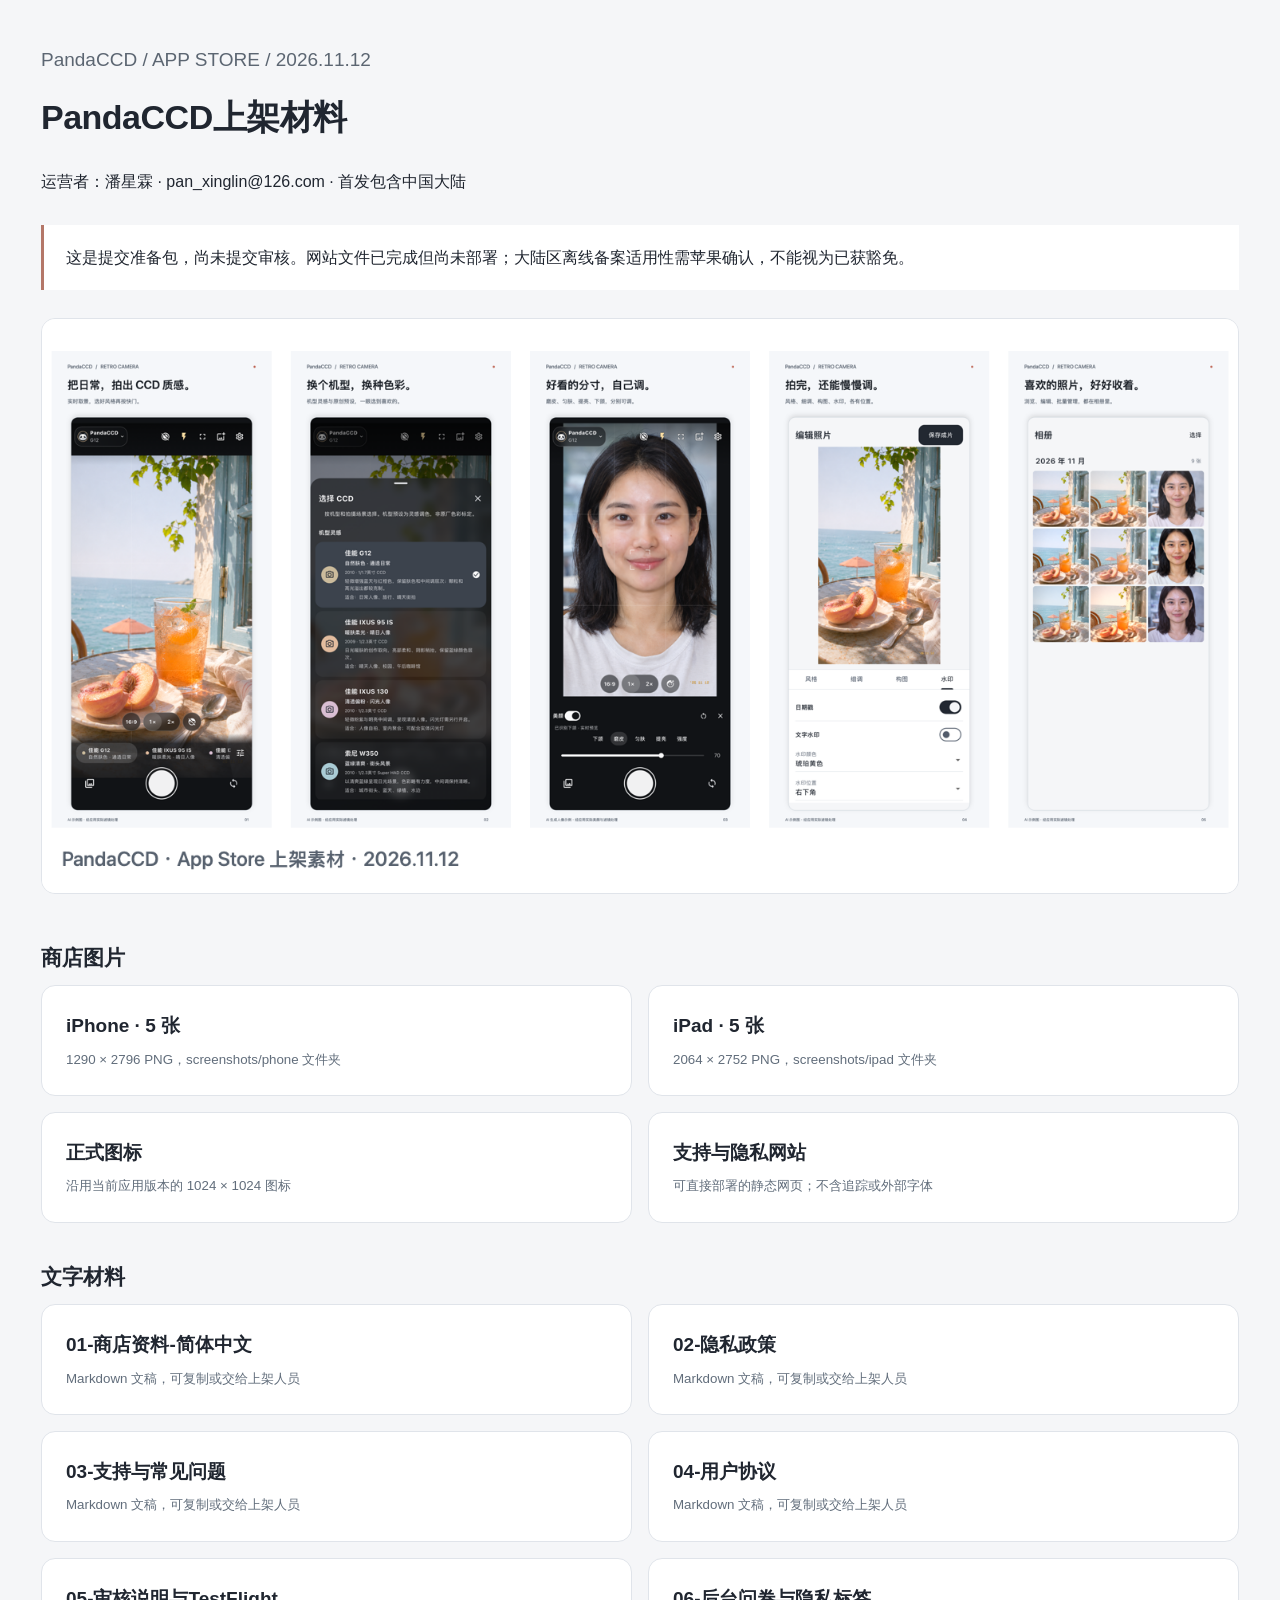
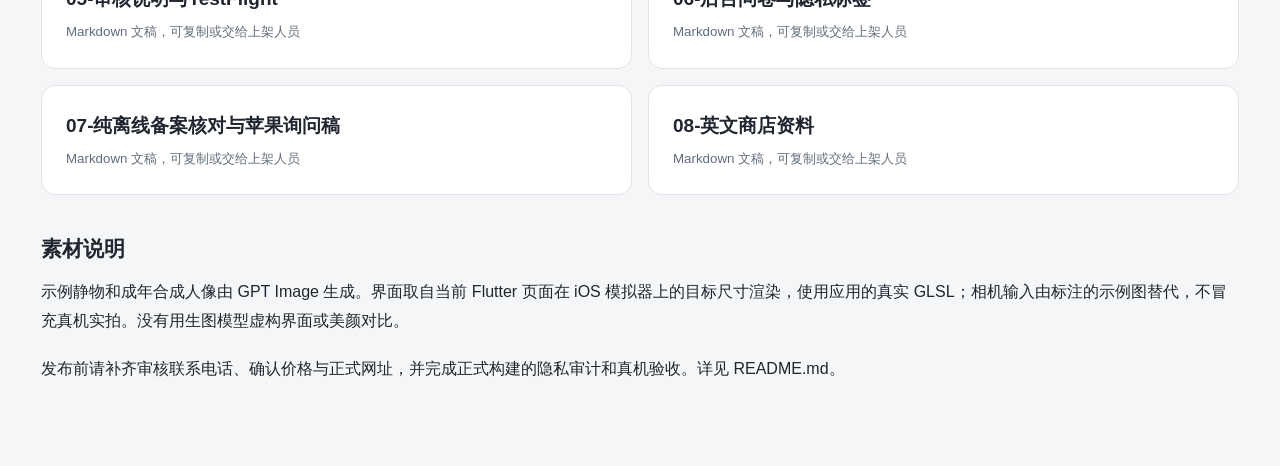
<file: app-store/2026-11-12/index.html>
<!doctype html><html lang="zh-CN"><meta charset="utf-8"><meta name="viewport" content="width=device-width, initial-scale=1"><title>PandaCCD · 上架材料</title><link rel="stylesheet" href="site.css"><main class="wide"><p class="lead">PandaCCD / APP STORE / 2026.11.12</p><h1>PandaCCD上架材料</h1><p>运营者：潘星霖 · pan_xinglin@126.com · 首发包含中国大陆</p><div class="notice">这是提交准备包，尚未提交审核。网站文件已完成但尚未部署；大陆区离线备案适用性需苹果确认，不能视为已获豁免。</div><img class="overview" src="images/store-overview.png" alt="五张iPhone商店截图预览"><h2>商店图片</h2><div class="grid"><a class="tile" href="screenshots/phone/01-camera.png"><b>iPhone · 5 张</b><small>1290 × 2796 PNG，screenshots/phone 文件夹</small></a><a class="tile" href="screenshots/ipad/01-camera.png"><b>iPad · 5 张</b><small>2064 × 2752 PNG，screenshots/ipad 文件夹</small></a><a class="tile" href="images/app-icon-1024.png"><b>正式图标</b><small>沿用当前应用版本的 1024 × 1024 图标</small></a><a class="tile" href="website/index.html"><b>支持与隐私网站</b><small>可直接部署的静态网页；不含追踪或外部字体</small></a></div><h2>文字材料</h2><div class="grid"><a class="tile" href="text/01-商店资料-简体中文.md"><b>01-商店资料-简体中文</b><small>Markdown 文稿，可复制或交给上架人员</small></a><a class="tile" href="text/02-隐私政策.md"><b>02-隐私政策</b><small>Markdown 文稿，可复制或交给上架人员</small></a><a class="tile" href="text/03-支持与常见问题.md"><b>03-支持与常见问题</b><small>Markdown 文稿，可复制或交给上架人员</small></a><a class="tile" href="text/04-用户协议.md"><b>04-用户协议</b><small>Markdown 文稿，可复制或交给上架人员</small></a><a class="tile" href="text/05-审核说明与TestFlight.md"><b>05-审核说明与TestFlight</b><small>Markdown 文稿，可复制或交给上架人员</small></a><a class="tile" href="text/06-后台问卷与隐私标签.md"><b>06-后台问卷与隐私标签</b><small>Markdown 文稿，可复制或交给上架人员</small></a><a class="tile" href="text/07-纯离线备案核对与苹果询问稿.md"><b>07-纯离线备案核对与苹果询问稿</b><small>Markdown 文稿，可复制或交给上架人员</small></a><a class="tile" href="text/08-英文商店资料.md"><b>08-英文商店资料</b><small>Markdown 文稿，可复制或交给上架人员</small></a></div><h2>素材说明</h2><p>示例静物和成年合成人像由 GPT Image 生成。界面取自当前 Flutter 页面在 iOS 模拟器上的目标尺寸渲染，使用应用的真实 GLSL；相机输入由标注的示例图替代，不冒充真机实拍。没有用生图模型虚构界面或美颜对比。</p><p>发布前请补齐审核联系电话、确认价格与正式网址，并完成正式构建的隐私审计和真机验收。详见 README.md。</p></main></html>
</file>
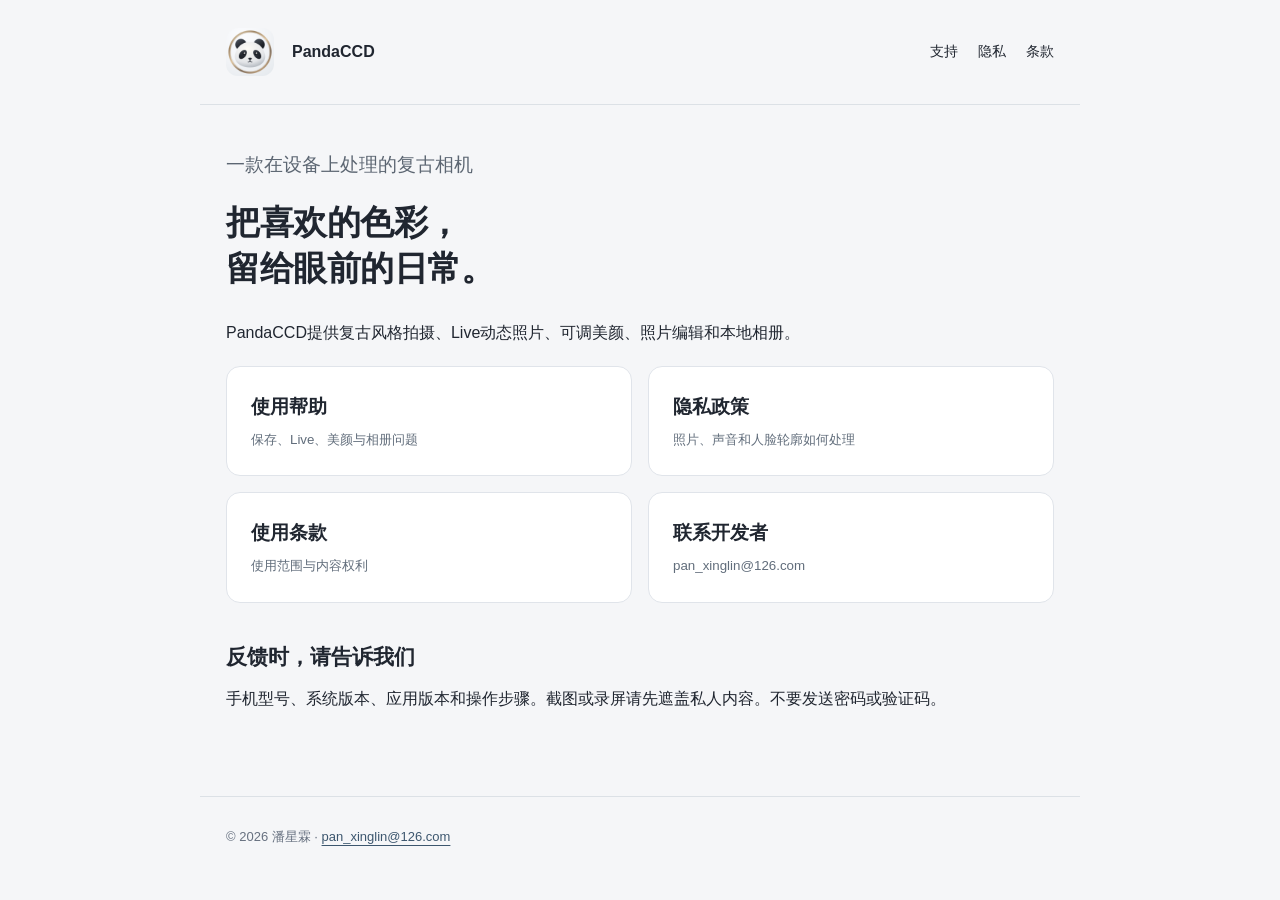
<file: app-store/2026-11-12/website/index.html>
<!doctype html><html lang="zh-CN"><meta charset="utf-8"><meta name="viewport" content="width=device-width, initial-scale=1"><title>支持与隐私 · PandaCCD</title><link rel="stylesheet" href="site.css"><header><img src="icon.png" alt="PandaCCD"><a href="index.html"><b>PandaCCD</b></a><nav><a href="support.html">支持</a><a href="privacy.html">隐私</a><a href="terms.html">条款</a></nav></header><main><p class="lead">一款在设备上处理的复古相机</p><h1>把喜欢的色彩，<br>留给眼前的日常。</h1><p>PandaCCD提供复古风格拍摄、Live动态照片、可调美颜、照片编辑和本地相册。</p><div class="grid"><a class="tile" href="support.html"><b>使用帮助</b><small>保存、Live、美颜与相册问题</small></a><a class="tile" href="privacy.html"><b>隐私政策</b><small>照片、声音和人脸轮廓如何处理</small></a><a class="tile" href="terms.html"><b>使用条款</b><small>使用范围与内容权利</small></a><a class="tile" href="mailto:pan_xinglin@126.com"><b>联系开发者</b><small>pan_xinglin@126.com</small></a></div><h2>反馈时，请告诉我们</h2><p>手机型号、系统版本、应用版本和操作步骤。截图或录屏请先遮盖私人内容。不要发送密码或验证码。</p></main><footer>© 2026 潘星霖 · <a href="mailto:pan_xinglin@126.com">pan_xinglin@126.com</a></footer></html>
</file>
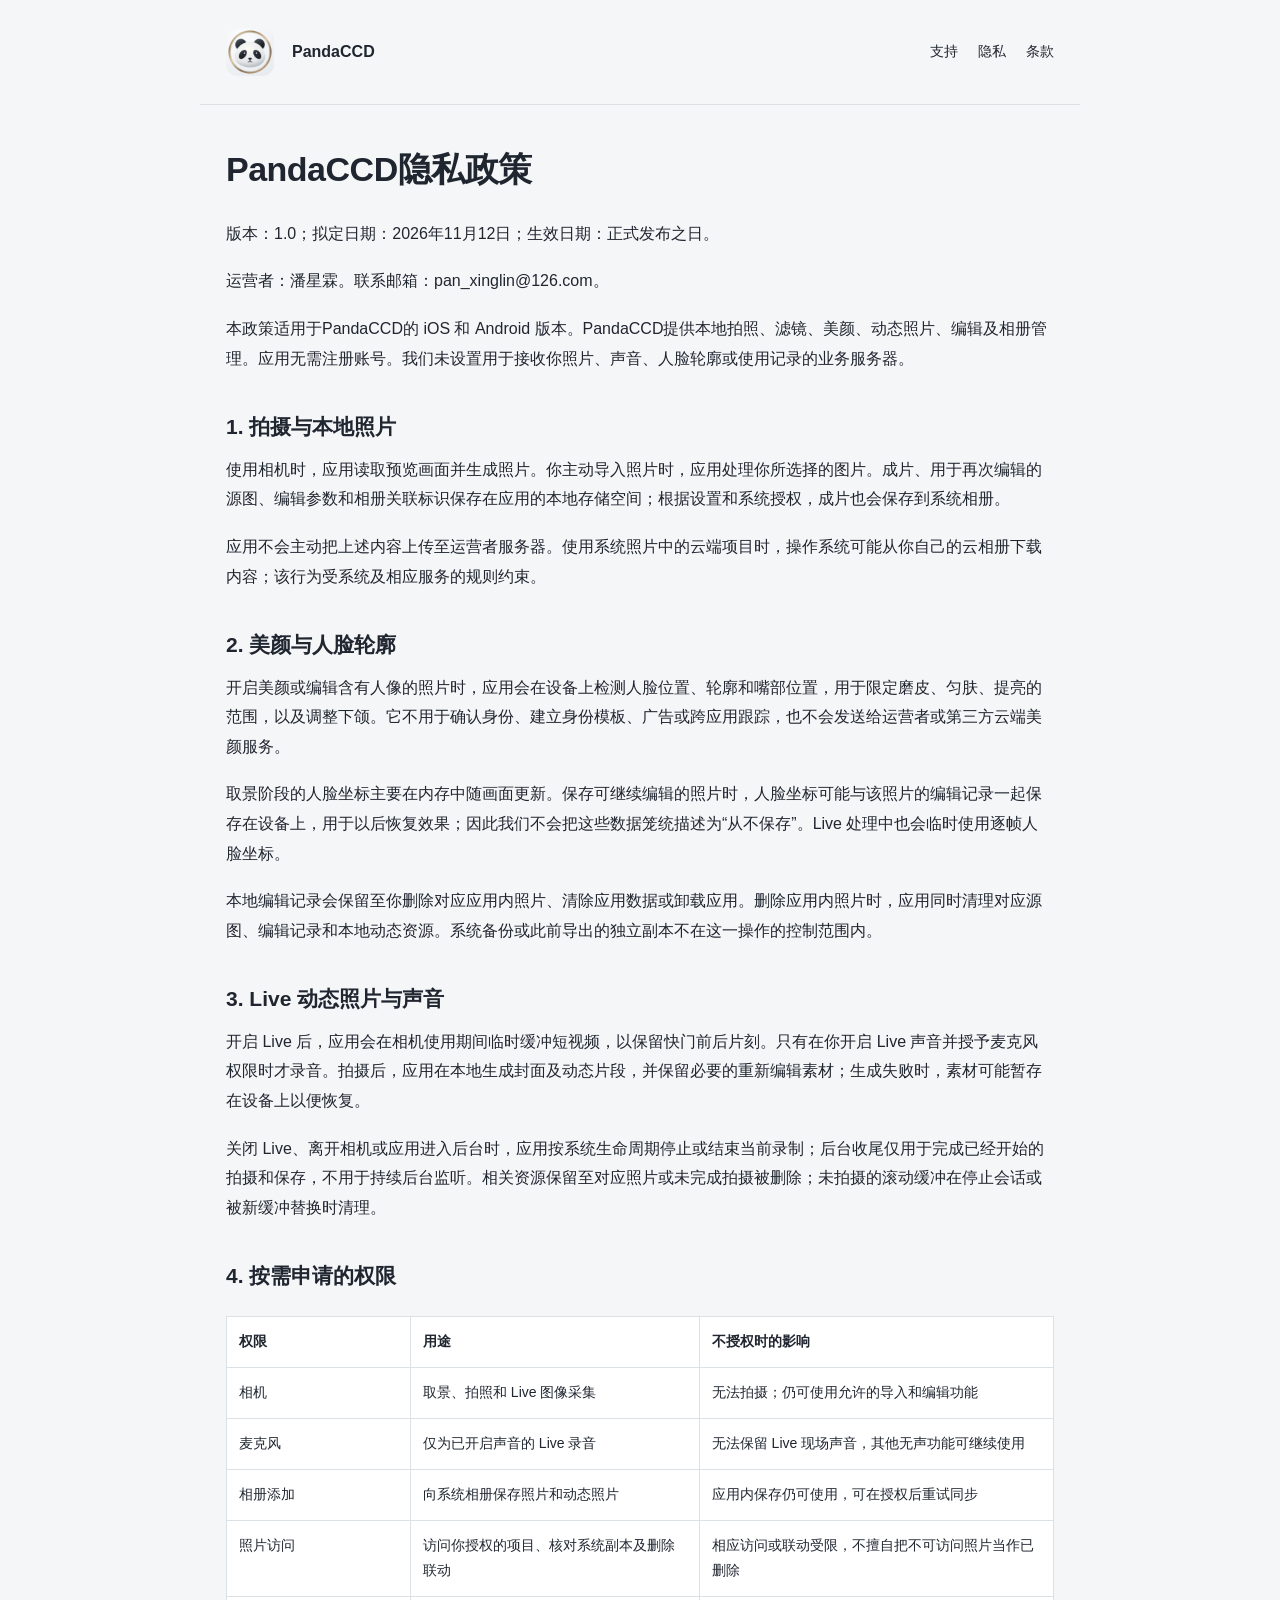
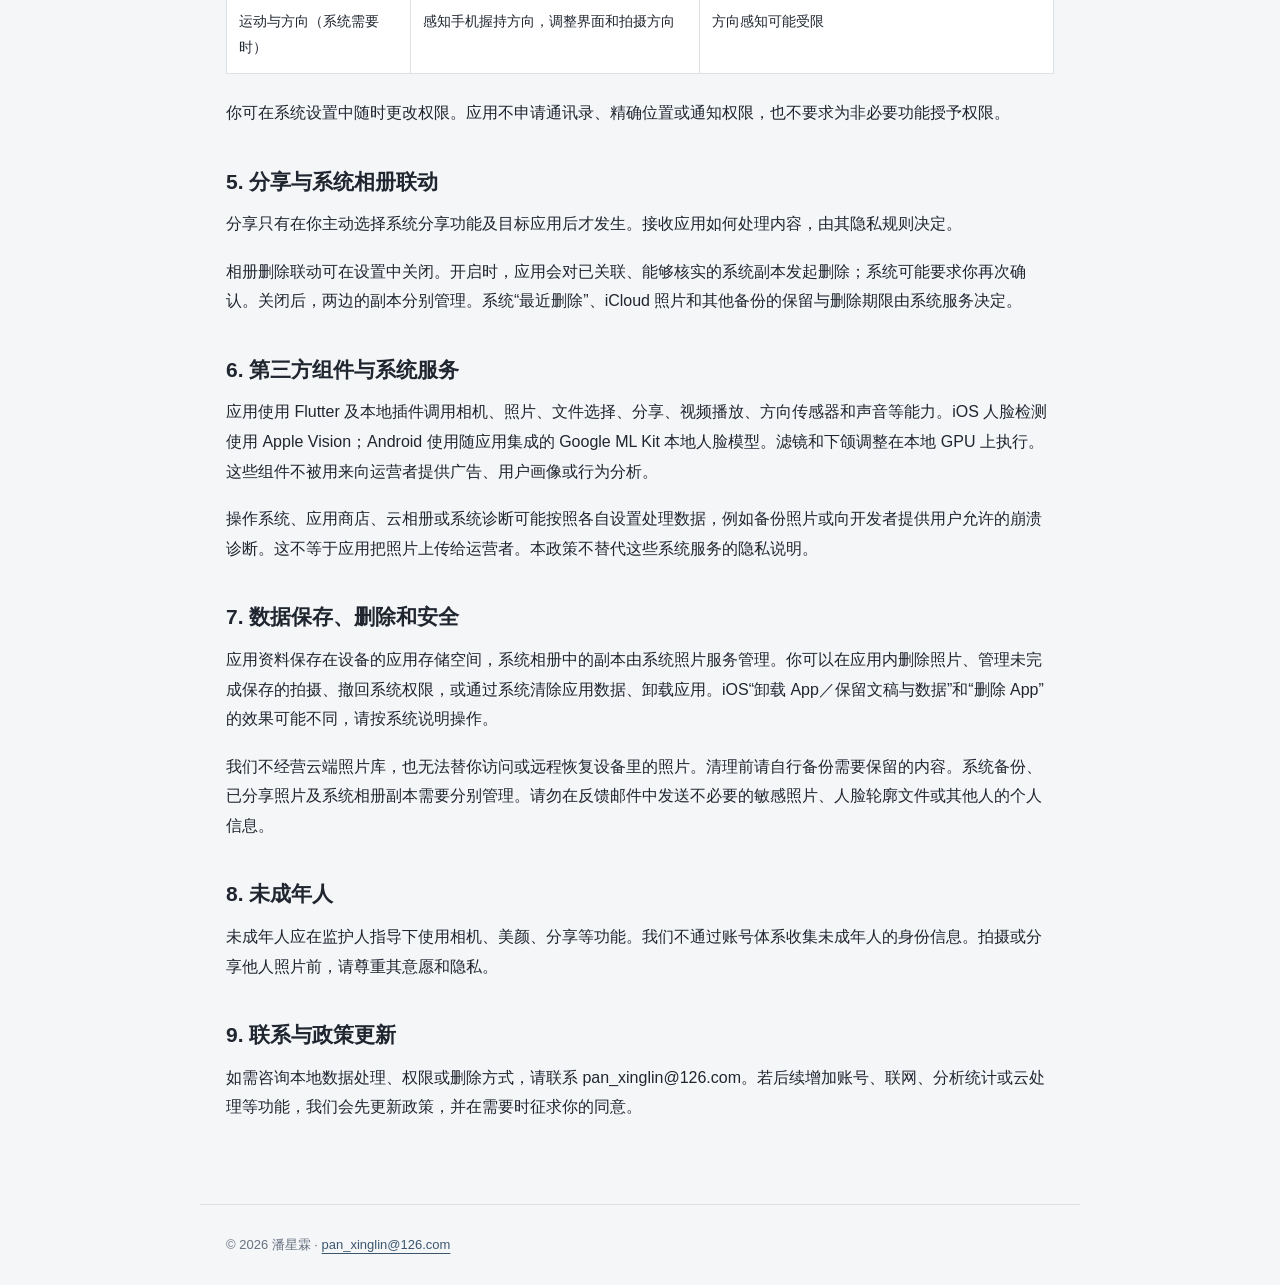
<file: app-store/2026-11-12/website/privacy.html>
<!doctype html><html lang="zh-CN"><meta charset="utf-8"><meta name="viewport" content="width=device-width, initial-scale=1"><title>privacy · PandaCCD</title><link rel="stylesheet" href="site.css"><header><img src="icon.png" alt="PandaCCD"><a href="index.html"><b>PandaCCD</b></a><nav><a href="support.html">支持</a><a href="privacy.html">隐私</a><a href="terms.html">条款</a></nav></header><main><h1>PandaCCD隐私政策</h1>
<p>版本：1.0；拟定日期：2026年11月12日；生效日期：正式发布之日。</p>
<p>运营者：潘星霖。联系邮箱：pan_xinglin@126.com。</p>
<p>本政策适用于PandaCCD的 iOS 和 Android 版本。PandaCCD提供本地拍照、滤镜、美颜、动态照片、编辑及相册管理。应用无需注册账号。我们未设置用于接收你照片、声音、人脸轮廓或使用记录的业务服务器。</p>
<h2>1. 拍摄与本地照片</h2>
<p>使用相机时，应用读取预览画面并生成照片。你主动导入照片时，应用处理你所选择的图片。成片、用于再次编辑的源图、编辑参数和相册关联标识保存在应用的本地存储空间；根据设置和系统授权，成片也会保存到系统相册。</p>
<p>应用不会主动把上述内容上传至运营者服务器。使用系统照片中的云端项目时，操作系统可能从你自己的云相册下载内容；该行为受系统及相应服务的规则约束。</p>
<h2>2. 美颜与人脸轮廓</h2>
<p>开启美颜或编辑含有人像的照片时，应用会在设备上检测人脸位置、轮廓和嘴部位置，用于限定磨皮、匀肤、提亮的范围，以及调整下颌。它不用于确认身份、建立身份模板、广告或跨应用跟踪，也不会发送给运营者或第三方云端美颜服务。</p>
<p>取景阶段的人脸坐标主要在内存中随画面更新。保存可继续编辑的照片时，人脸坐标可能与该照片的编辑记录一起保存在设备上，用于以后恢复效果；因此我们不会把这些数据笼统描述为“从不保存”。Live 处理中也会临时使用逐帧人脸坐标。</p>
<p>本地编辑记录会保留至你删除对应应用内照片、清除应用数据或卸载应用。删除应用内照片时，应用同时清理对应源图、编辑记录和本地动态资源。系统备份或此前导出的独立副本不在这一操作的控制范围内。</p>
<h2>3. Live 动态照片与声音</h2>
<p>开启 Live 后，应用会在相机使用期间临时缓冲短视频，以保留快门前后片刻。只有在你开启 Live 声音并授予麦克风权限时才录音。拍摄后，应用在本地生成封面及动态片段，并保留必要的重新编辑素材；生成失败时，素材可能暂存在设备上以便恢复。</p>
<p>关闭 Live、离开相机或应用进入后台时，应用按系统生命周期停止或结束当前录制；后台收尾仅用于完成已经开始的拍摄和保存，不用于持续后台监听。相关资源保留至对应照片或未完成拍摄被删除；未拍摄的滚动缓冲在停止会话或被新缓冲替换时清理。</p>
<h2>4. 按需申请的权限</h2>
<table><tr><th>权限</th><th>用途</th><th>不授权时的影响</th></tr><tr><td>相机</td><td>取景、拍照和 Live 图像采集</td><td>无法拍摄；仍可使用允许的导入和编辑功能</td></tr><tr><td>麦克风</td><td>仅为已开启声音的 Live 录音</td><td>无法保留 Live 现场声音，其他无声功能可继续使用</td></tr><tr><td>相册添加</td><td>向系统相册保存照片和动态照片</td><td>应用内保存仍可使用，可在授权后重试同步</td></tr><tr><td>照片访问</td><td>访问你授权的项目、核对系统副本及删除联动</td><td>相应访问或联动受限，不擅自把不可访问照片当作已删除</td></tr><tr><td>运动与方向（系统需要时）</td><td>感知手机握持方向，调整界面和拍摄方向</td><td>方向感知可能受限</td></tr></table>
<p>你可在系统设置中随时更改权限。应用不申请通讯录、精确位置或通知权限，也不要求为非必要功能授予权限。</p>
<h2>5. 分享与系统相册联动</h2>
<p>分享只有在你主动选择系统分享功能及目标应用后才发生。接收应用如何处理内容，由其隐私规则决定。</p>
<p>相册删除联动可在设置中关闭。开启时，应用会对已关联、能够核实的系统副本发起删除；系统可能要求你再次确认。关闭后，两边的副本分别管理。系统“最近删除”、iCloud 照片和其他备份的保留与删除期限由系统服务决定。</p>
<h2>6. 第三方组件与系统服务</h2>
<p>应用使用 Flutter 及本地插件调用相机、照片、文件选择、分享、视频播放、方向传感器和声音等能力。iOS 人脸检测使用 Apple Vision；Android 使用随应用集成的 Google ML Kit 本地人脸模型。滤镜和下颌调整在本地 GPU 上执行。这些组件不被用来向运营者提供广告、用户画像或行为分析。</p>
<p>操作系统、应用商店、云相册或系统诊断可能按照各自设置处理数据，例如备份照片或向开发者提供用户允许的崩溃诊断。这不等于应用把照片上传给运营者。本政策不替代这些系统服务的隐私说明。</p>
<h2>7. 数据保存、删除和安全</h2>
<p>应用资料保存在设备的应用存储空间，系统相册中的副本由系统照片服务管理。你可以在应用内删除照片、管理未完成保存的拍摄、撤回系统权限，或通过系统清除应用数据、卸载应用。iOS“卸载 App／保留文稿与数据”和“删除 App”的效果可能不同，请按系统说明操作。</p>
<p>我们不经营云端照片库，也无法替你访问或远程恢复设备里的照片。清理前请自行备份需要保留的内容。系统备份、已分享照片及系统相册副本需要分别管理。请勿在反馈邮件中发送不必要的敏感照片、人脸轮廓文件或其他人的个人信息。</p>
<h2>8. 未成年人</h2>
<p>未成年人应在监护人指导下使用相机、美颜、分享等功能。我们不通过账号体系收集未成年人的身份信息。拍摄或分享他人照片前，请尊重其意愿和隐私。</p>
<h2>9. 联系与政策更新</h2>
<p>如需咨询本地数据处理、权限或删除方式，请联系 pan_xinglin@126.com。若后续增加账号、联网、分析统计或云处理等功能，我们会先更新政策，并在需要时征求你的同意。</p></main><footer>© 2026 潘星霖 · <a href="mailto:pan_xinglin@126.com">pan_xinglin@126.com</a></footer></html>
</file>
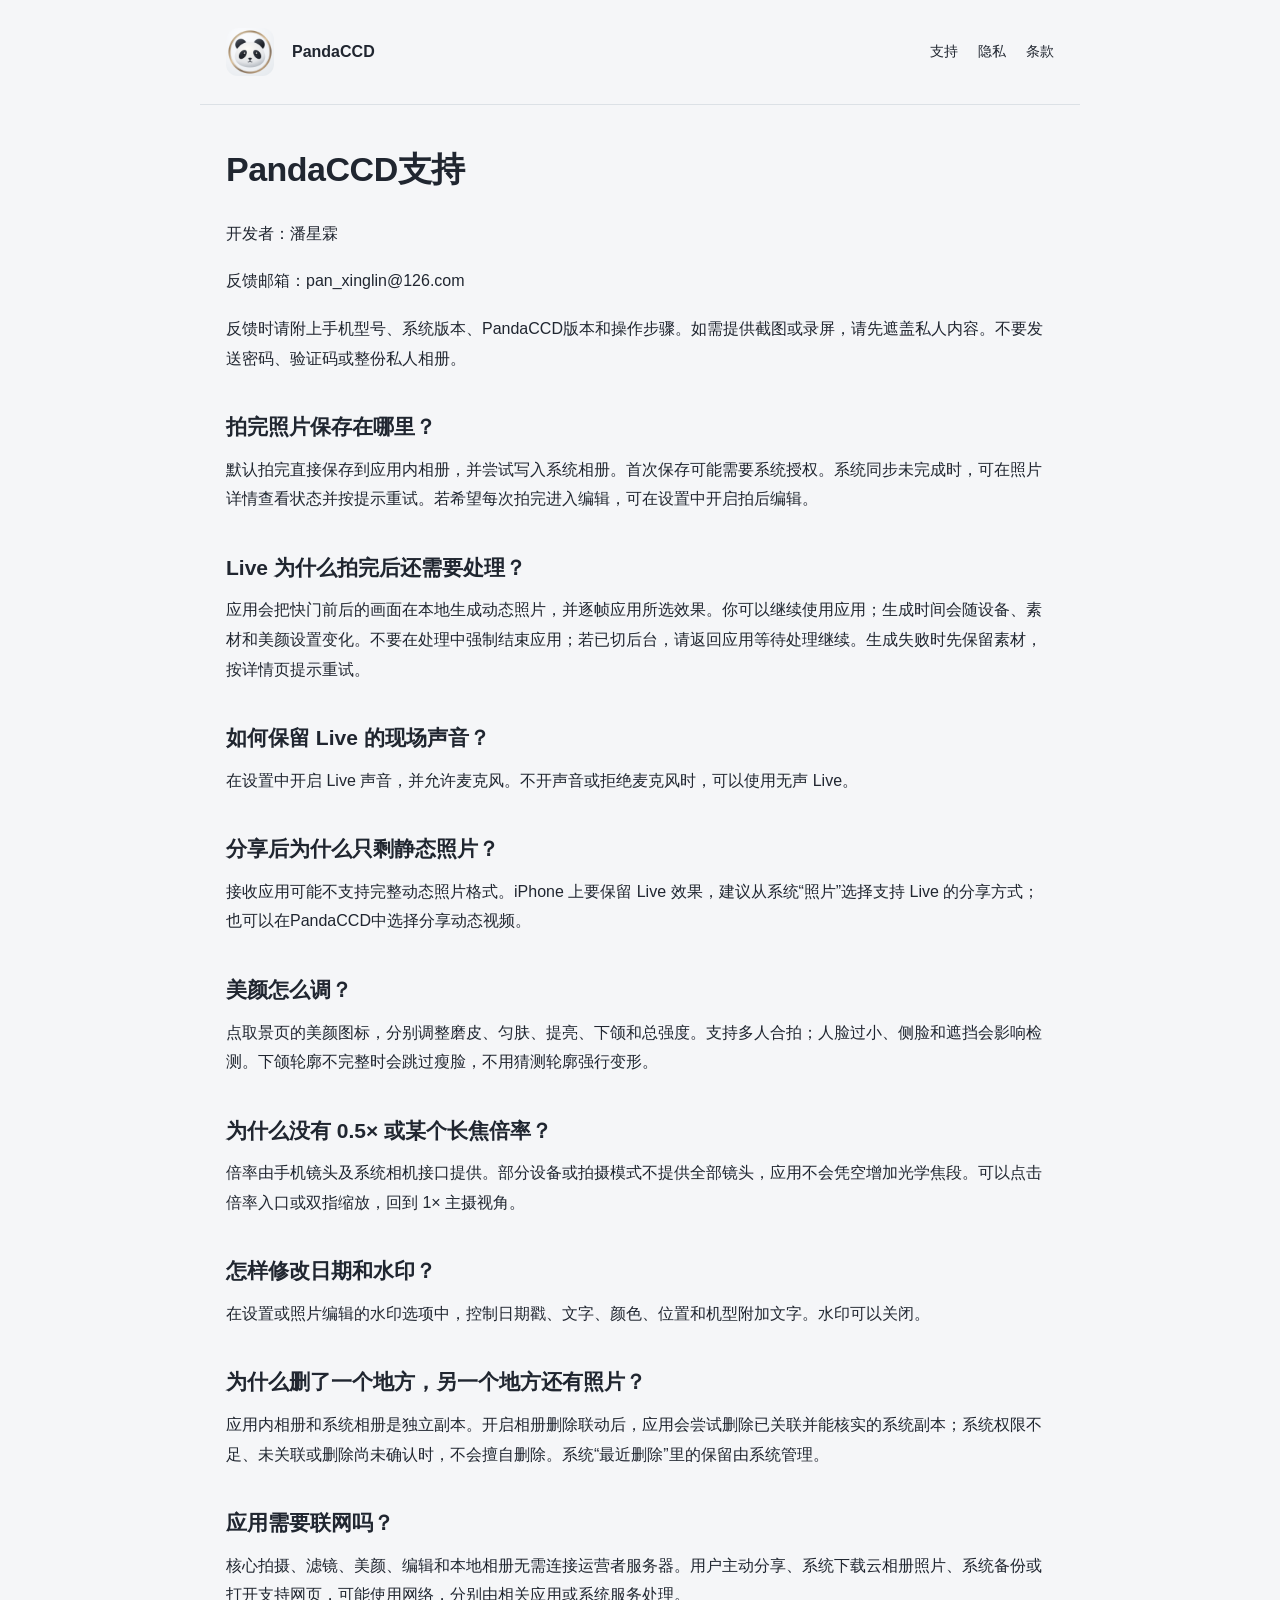
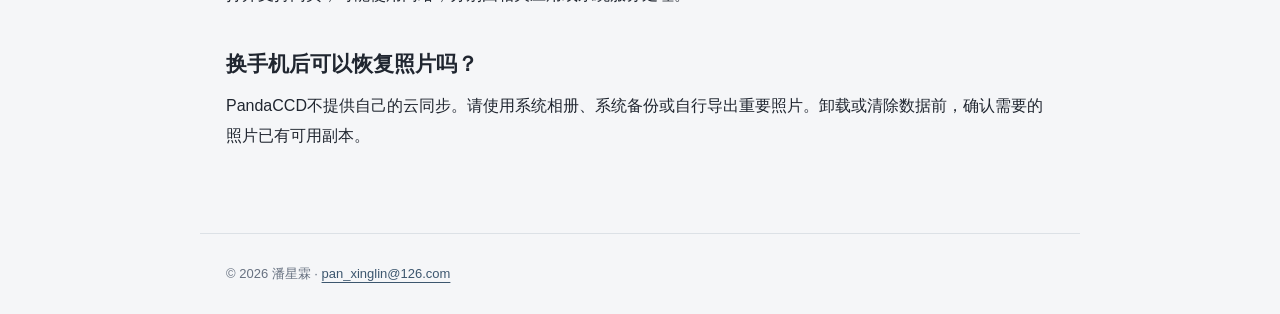
<file: app-store/2026-11-12/website/support.html>
<!doctype html><html lang="zh-CN"><meta charset="utf-8"><meta name="viewport" content="width=device-width, initial-scale=1"><title>support · PandaCCD</title><link rel="stylesheet" href="site.css"><header><img src="icon.png" alt="PandaCCD"><a href="index.html"><b>PandaCCD</b></a><nav><a href="support.html">支持</a><a href="privacy.html">隐私</a><a href="terms.html">条款</a></nav></header><main><h1>PandaCCD支持</h1>
<p>开发者：潘星霖</p>
<p>反馈邮箱：pan_xinglin@126.com</p>
<p>反馈时请附上手机型号、系统版本、PandaCCD版本和操作步骤。如需提供截图或录屏，请先遮盖私人内容。不要发送密码、验证码或整份私人相册。</p>
<h2>拍完照片保存在哪里？</h2>
<p>默认拍完直接保存到应用内相册，并尝试写入系统相册。首次保存可能需要系统授权。系统同步未完成时，可在照片详情查看状态并按提示重试。若希望每次拍完进入编辑，可在设置中开启拍后编辑。</p>
<h2>Live 为什么拍完后还需要处理？</h2>
<p>应用会把快门前后的画面在本地生成动态照片，并逐帧应用所选效果。你可以继续使用应用；生成时间会随设备、素材和美颜设置变化。不要在处理中强制结束应用；若已切后台，请返回应用等待处理继续。生成失败时先保留素材，按详情页提示重试。</p>
<h2>如何保留 Live 的现场声音？</h2>
<p>在设置中开启 Live 声音，并允许麦克风。不开声音或拒绝麦克风时，可以使用无声 Live。</p>
<h2>分享后为什么只剩静态照片？</h2>
<p>接收应用可能不支持完整动态照片格式。iPhone 上要保留 Live 效果，建议从系统“照片”选择支持 Live 的分享方式；也可以在PandaCCD中选择分享动态视频。</p>
<h2>美颜怎么调？</h2>
<p>点取景页的美颜图标，分别调整磨皮、匀肤、提亮、下颌和总强度。支持多人合拍；人脸过小、侧脸和遮挡会影响检测。下颌轮廓不完整时会跳过瘦脸，不用猜测轮廓强行变形。</p>
<h2>为什么没有 0.5× 或某个长焦倍率？</h2>
<p>倍率由手机镜头及系统相机接口提供。部分设备或拍摄模式不提供全部镜头，应用不会凭空增加光学焦段。可以点击倍率入口或双指缩放，回到 1× 主摄视角。</p>
<h2>怎样修改日期和水印？</h2>
<p>在设置或照片编辑的水印选项中，控制日期戳、文字、颜色、位置和机型附加文字。水印可以关闭。</p>
<h2>为什么删了一个地方，另一个地方还有照片？</h2>
<p>应用内相册和系统相册是独立副本。开启相册删除联动后，应用会尝试删除已关联并能核实的系统副本；系统权限不足、未关联或删除尚未确认时，不会擅自删除。系统“最近删除”里的保留由系统管理。</p>
<h2>应用需要联网吗？</h2>
<p>核心拍摄、滤镜、美颜、编辑和本地相册无需连接运营者服务器。用户主动分享、系统下载云相册照片、系统备份或打开支持网页，可能使用网络，分别由相关应用或系统服务处理。</p>
<h2>换手机后可以恢复照片吗？</h2>
<p>PandaCCD不提供自己的云同步。请使用系统相册、系统备份或自行导出重要照片。卸载或清除数据前，确认需要的照片已有可用副本。</p></main><footer>© 2026 潘星霖 · <a href="mailto:pan_xinglin@126.com">pan_xinglin@126.com</a></footer></html>
</file>
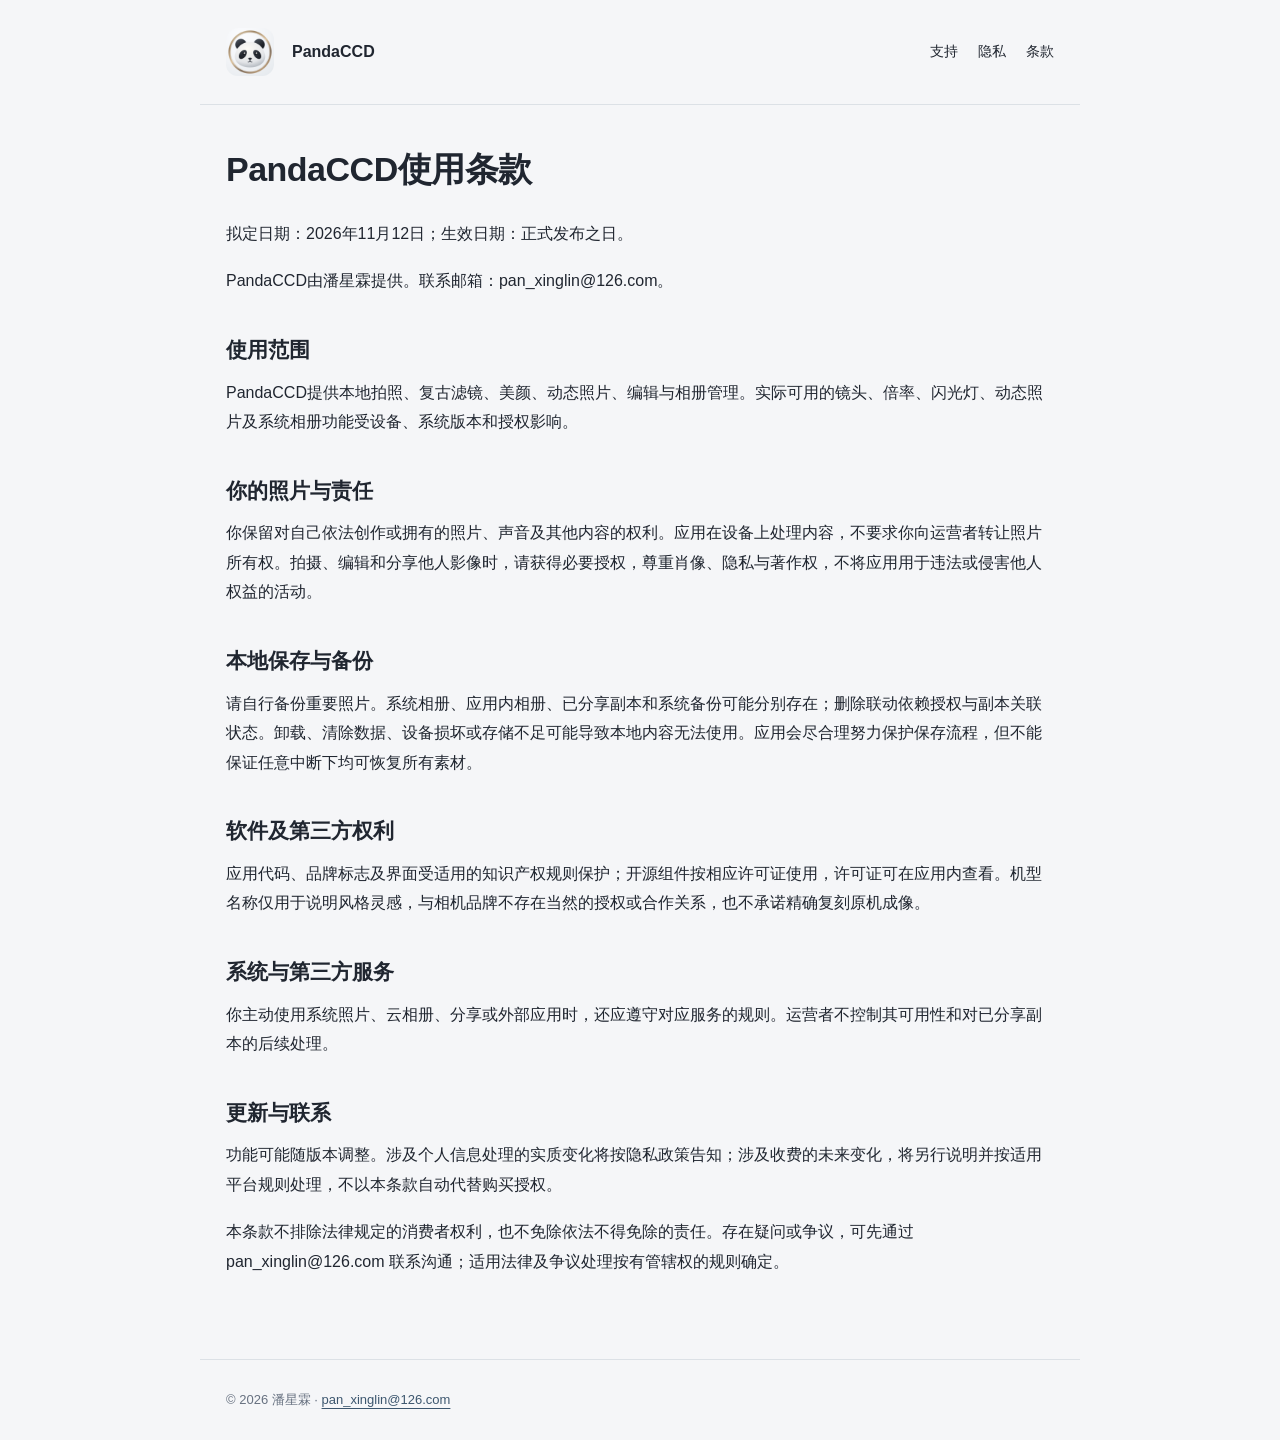
<file: app-store/2026-11-12/website/terms.html>
<!doctype html><html lang="zh-CN"><meta charset="utf-8"><meta name="viewport" content="width=device-width, initial-scale=1"><title>terms · PandaCCD</title><link rel="stylesheet" href="site.css"><header><img src="icon.png" alt="PandaCCD"><a href="index.html"><b>PandaCCD</b></a><nav><a href="support.html">支持</a><a href="privacy.html">隐私</a><a href="terms.html">条款</a></nav></header><main><h1>PandaCCD使用条款</h1>
<p>拟定日期：2026年11月12日；生效日期：正式发布之日。</p>
<p>PandaCCD由潘星霖提供。联系邮箱：pan_xinglin@126.com。</p>
<h2>使用范围</h2>
<p>PandaCCD提供本地拍照、复古滤镜、美颜、动态照片、编辑与相册管理。实际可用的镜头、倍率、闪光灯、动态照片及系统相册功能受设备、系统版本和授权影响。</p>
<h2>你的照片与责任</h2>
<p>你保留对自己依法创作或拥有的照片、声音及其他内容的权利。应用在设备上处理内容，不要求你向运营者转让照片所有权。拍摄、编辑和分享他人影像时，请获得必要授权，尊重肖像、隐私与著作权，不将应用用于违法或侵害他人权益的活动。</p>
<h2>本地保存与备份</h2>
<p>请自行备份重要照片。系统相册、应用内相册、已分享副本和系统备份可能分别存在；删除联动依赖授权与副本关联状态。卸载、清除数据、设备损坏或存储不足可能导致本地内容无法使用。应用会尽合理努力保护保存流程，但不能保证任意中断下均可恢复所有素材。</p>
<h2>软件及第三方权利</h2>
<p>应用代码、品牌标志及界面受适用的知识产权规则保护；开源组件按相应许可证使用，许可证可在应用内查看。机型名称仅用于说明风格灵感，与相机品牌不存在当然的授权或合作关系，也不承诺精确复刻原机成像。</p>
<h2>系统与第三方服务</h2>
<p>你主动使用系统照片、云相册、分享或外部应用时，还应遵守对应服务的规则。运营者不控制其可用性和对已分享副本的后续处理。</p>
<h2>更新与联系</h2>
<p>功能可能随版本调整。涉及个人信息处理的实质变化将按隐私政策告知；涉及收费的未来变化，将另行说明并按适用平台规则处理，不以本条款自动代替购买授权。</p>
<p>本条款不排除法律规定的消费者权利，也不免除依法不得免除的责任。存在疑问或争议，可先通过 pan_xinglin@126.com 联系沟通；适用法律及争议处理按有管辖权的规则确定。</p></main><footer>© 2026 潘星霖 · <a href="mailto:pan_xinglin@126.com">pan_xinglin@126.com</a></footer></html>
</file>
<file: app-store/2026-11-12/site.css>
*{box-sizing:border-box}body{margin:0;background:#f5f6f8;color:#202630;font:16px/1.85 -apple-system,BlinkMacSystemFont,"PingFang SC",sans-serif}header,main,footer{max-width:880px;margin:auto;padding:28px 26px}header{display:flex;gap:18px;align-items:center;border-bottom:1px solid #dce1e6}header img{width:48px;height:48px;border-radius:12px}header a{color:inherit;text-decoration:none}nav{margin-left:auto;display:flex;gap:20px;font-size:14px}main{padding-top:42px;padding-bottom:64px}h1{font-size:34px;line-height:1.35;letter-spacing:-.5px;margin:0 0 26px}h2{font-size:21px;line-height:1.5;margin:38px 0 12px}p{margin:0 0 18px}a{color:#3c566e;text-underline-offset:4px}ul,ol{padding-left:24px}table{width:100%;border-collapse:collapse;font-size:14px;background:white;margin:24px 0}td,th{padding:12px;border:1px solid #dce1e6;text-align:left;vertical-align:top}footer{border-top:1px solid #dce1e6;color:#677180;font-size:13px}.lead{color:#5c6672;font-size:19px}.grid{display:grid;grid-template-columns:repeat(2,minmax(0,1fr));gap:16px}.tile{display:block;padding:22px 24px;background:white;border:1px solid #e0e4ea;border-radius:14px;text-decoration:none;color:inherit}.tile b{display:block;font-size:19px}.tile small{color:#616d7b}.notice{padding:18px 22px;background:#fff;border-left:3px solid #b47768;margin:28px 0}.wide{max-width:1250px}.overview{width:100%;border:1px solid #e0e4ea;border-radius:14px}code{font-size:13px;overflow-wrap:anywhere}@media(max-width:600px){nav{gap:12px}header{padding:20px}h1{font-size:29px}.grid{grid-template-columns:1fr}table{display:block;overflow:auto}}
</file>
<file: app-store/2026-11-12/website/site.css>
*{box-sizing:border-box}body{margin:0;background:#f5f6f8;color:#202630;font:16px/1.85 -apple-system,BlinkMacSystemFont,"PingFang SC",sans-serif}header,main,footer{max-width:880px;margin:auto;padding:28px 26px}header{display:flex;gap:18px;align-items:center;border-bottom:1px solid #dce1e6}header img{width:48px;height:48px;border-radius:12px}header a{color:inherit;text-decoration:none}nav{margin-left:auto;display:flex;gap:20px;font-size:14px}main{padding-top:42px;padding-bottom:64px}h1{font-size:34px;line-height:1.35;letter-spacing:-.5px;margin:0 0 26px}h2{font-size:21px;line-height:1.5;margin:38px 0 12px}p{margin:0 0 18px}a{color:#3c566e;text-underline-offset:4px}ul,ol{padding-left:24px}table{width:100%;border-collapse:collapse;font-size:14px;background:white;margin:24px 0}td,th{padding:12px;border:1px solid #dce1e6;text-align:left;vertical-align:top}footer{border-top:1px solid #dce1e6;color:#677180;font-size:13px}.lead{color:#5c6672;font-size:19px}.grid{display:grid;grid-template-columns:repeat(2,minmax(0,1fr));gap:16px}.tile{display:block;padding:22px 24px;background:white;border:1px solid #e0e4ea;border-radius:14px;text-decoration:none;color:inherit}.tile b{display:block;font-size:19px}.tile small{color:#616d7b}.notice{padding:18px 22px;background:#fff;border-left:3px solid #b47768;margin:28px 0}.wide{max-width:1250px}.overview{width:100%;border:1px solid #e0e4ea;border-radius:14px}code{font-size:13px;overflow-wrap:anywhere}@media(max-width:600px){nav{gap:12px}header{padding:20px}h1{font-size:29px}.grid{grid-template-columns:1fr}table{display:block;overflow:auto}}
</file>
